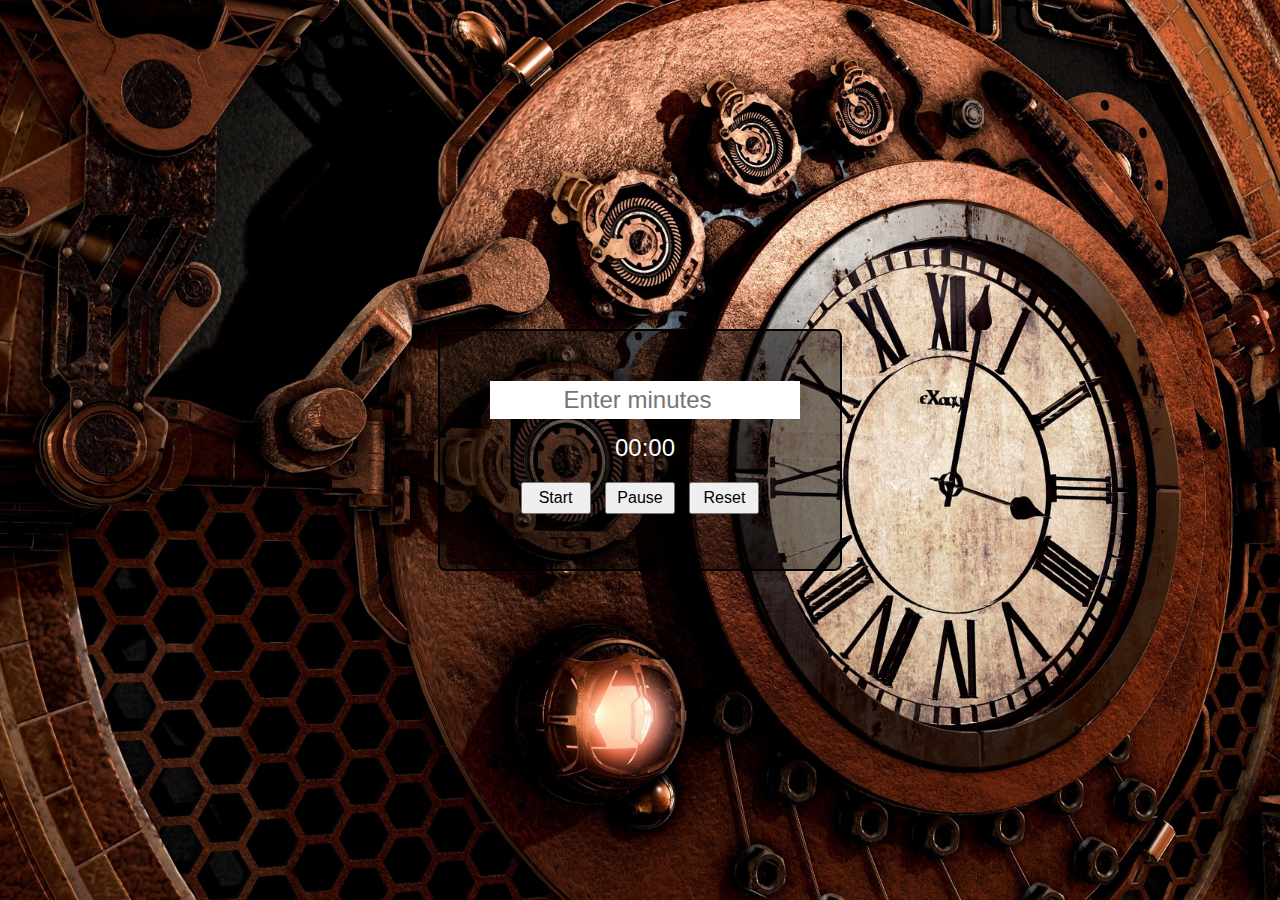
<file: CountdownTImer/index.html>
<!DOCTYPE html>
<html lang="en">
<head>
    <meta charset="UTF-8">
    <meta name="viewport" content="width=device-width, initial-scale=1.0">
    <title>Countdown Timer</title>
    <link rel="stylesheet" href="style.css">
</head>
<body>
    <div class="title"></div>
    <div class="timer-container">
        <input type="number" id="minutesInput" placeholder="Enter minutes" min="0">
        <div id="timeDisplay">00:00</div>
        <div class="button-container">
            <button id="startButton">Start</button>
            <button id="pauseButton">Pause</button>
            <button id="resetButton">Reset</button>
        </div>
    </div>
    <script src="script.js"></script>
</body>
</html>
</file>
<file: CountdownTImer/style.css>
/* Page styling */
body {
  font-family: Arial, sans-serif;
  display: flex;
  justify-content: center;
  align-items: center;
  height: 100vh;
  margin: 0;
  background-image: url('clock.jpg'); /* Replace 'background.jpg' with your image URL */
  background-size: cover;
  background-position: center;
  color: white;
}

/* Center title at the top */
/* .title {
  position: absolute;
  top: 20px;  
  left: 50%;
  transform: translateX(-50%);
  font-size: 4rem;
  color: white;
  text-align: center;
  font-family:'Segoe UI', Tahoma, Geneva, Verdana, sans-serif;
} */


/* Timer container styling */
.timer-container {
  background-color: rgba(0, 0, 0, 0.5); /* Transparent black background */
  padding: 50px; /* Increase padding for a larger box */
  text-align: center;
  border: 2px solid black;
  border-radius: 8px;
  width: 300px; /* Increase width for a larger box */
}


/* Input and display styling */
#minutesInput, #timeDisplay {
  width: 100%;
  font-size: 1.5rem;
  padding: 5px;
  margin-bottom: 10px;
  border: none;
  text-align: center;
}

/* Button styling */
.button-container button {
  width: 70px;
  padding: 5px;
  font-size: 1rem;
  margin: 5px;
  cursor: pointer;
}
</file>
